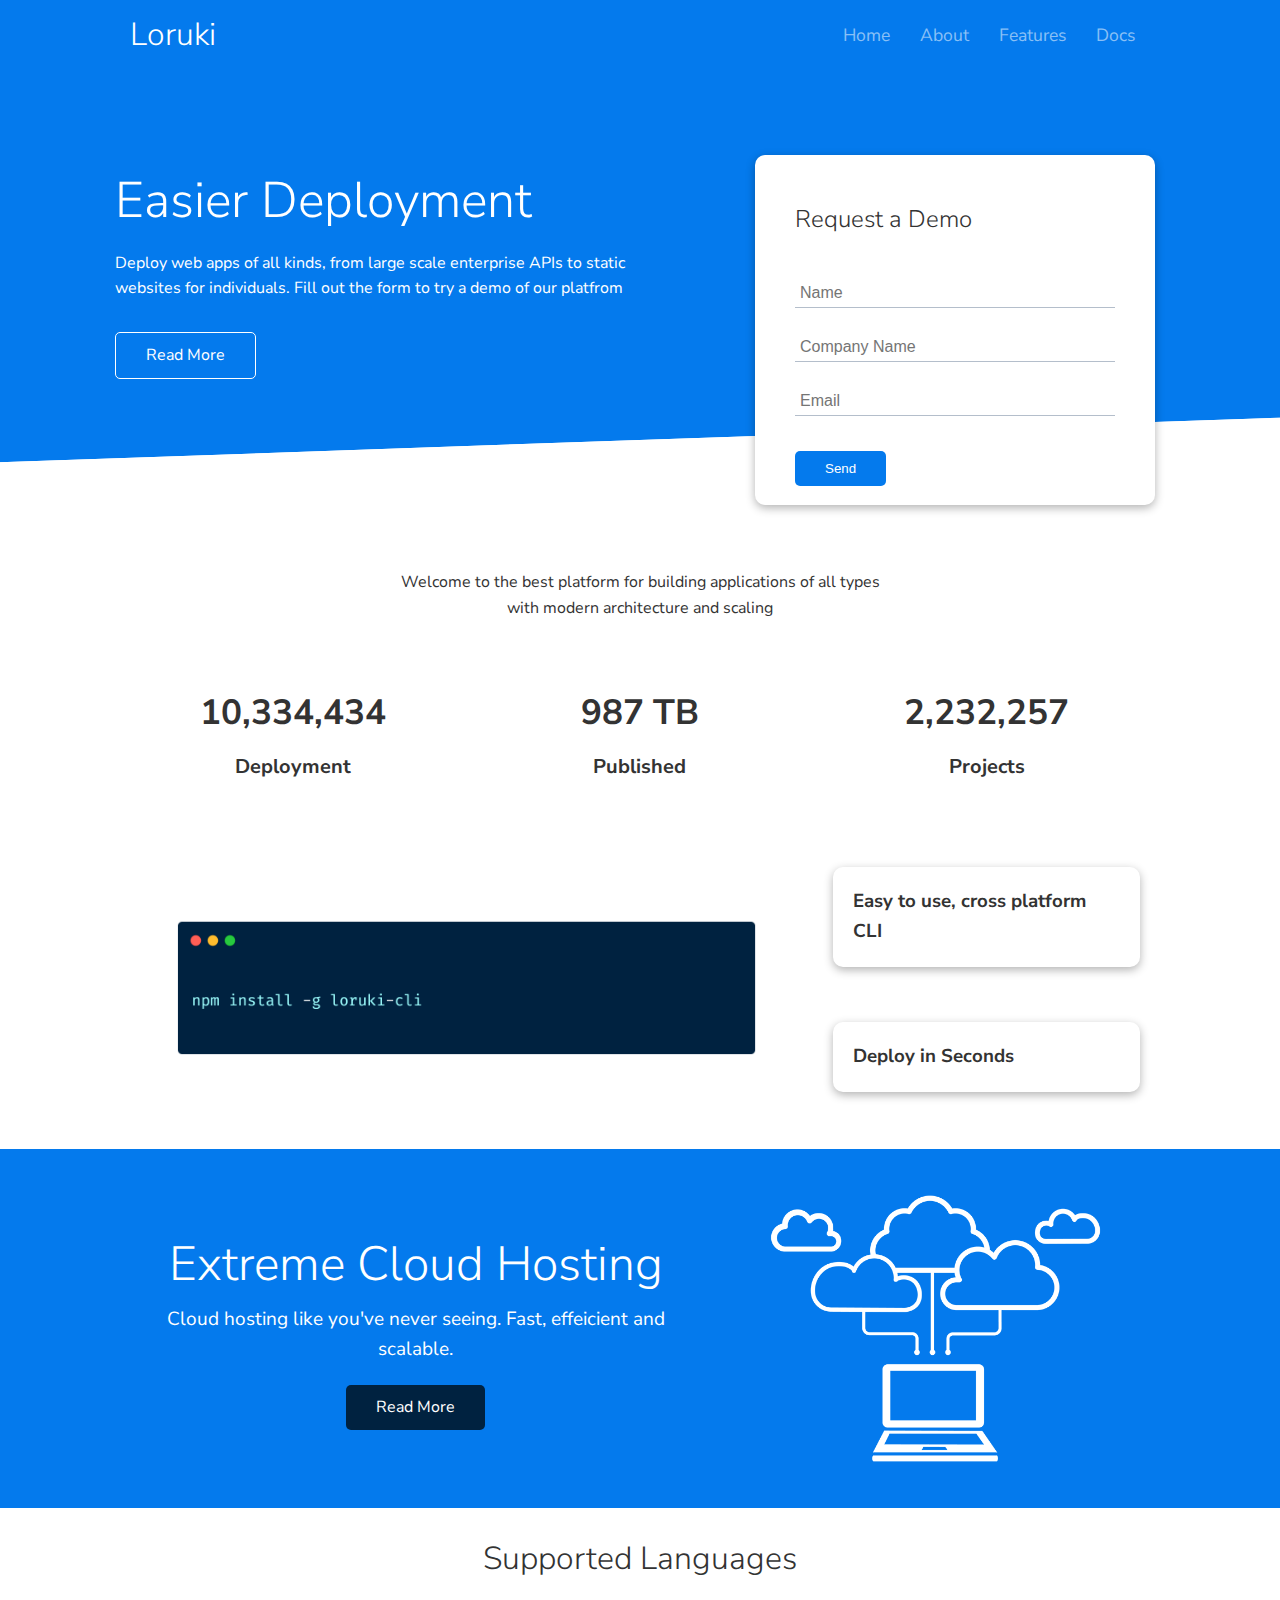
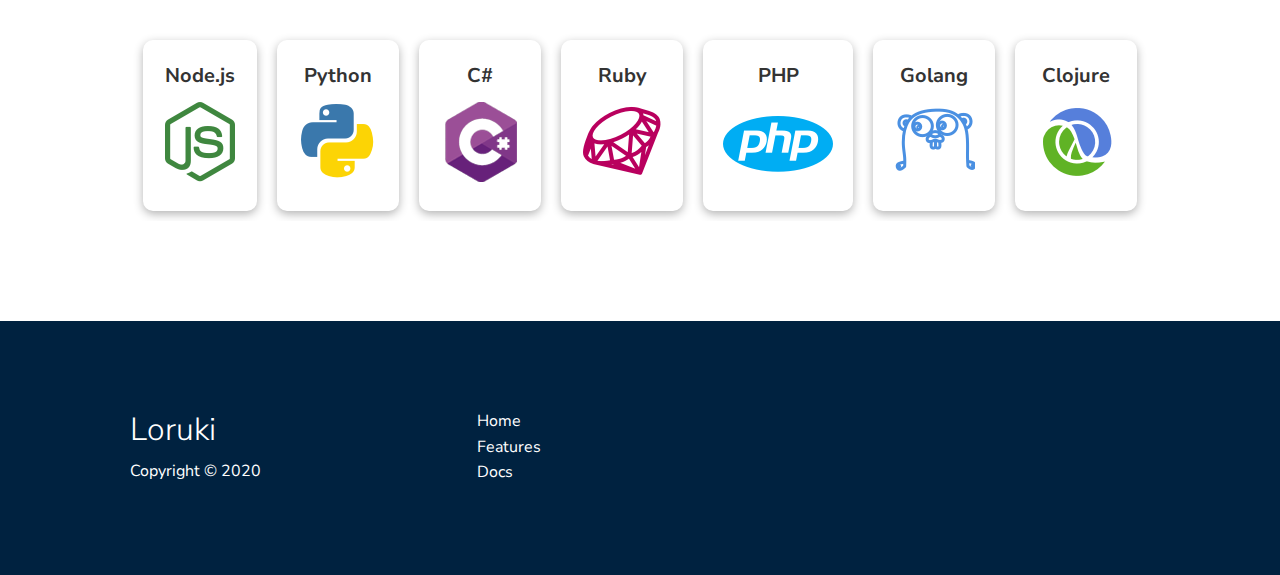
<file: index.html>
<!DOCTYPE html>
<html lang="en">

<head>
  <meta charset="UTF-8">
  <meta http-equiv="X-UA-Compatible" content="IE=edge">
  <meta name="viewport" content="width=device-width, initial-scale=1.0">
  <link rel="stylesheet" href="https://cdnjs.cloudflare.com/ajax/libs/font-awesome/5.15.2/css/all.min.css"
    integrity="sha512-HK5fgLBL+xu6dm/Ii3z4xhlSUyZgTT9tuc/hSrtw6uzJOvgRr2a9jyxxT1ely+B+xFAmJKVSTbpM/CuL7qxO8w=="
    crossorigin="anonymous" />
    <link rel="stylesheet" href="css/utilities.css">
    <link rel="stylesheet" href="css/style.css">
  <title>Loruki | Cloud Hosting for everyone</title>
</head>

<body>
  <!-- Navbar -->
  <div class="navbar">
    <div class="container flex">
      <h1 class="logo">Loruki</h1>
      <nav>
        <ul>
          <li><a href="index.html">Home</a></li>
          <li><a href="#about">About</a></li>
          <li><a href="features.html">Features</a></li>
          <li><a href="docs.html">Docs</a></li>
        </ul>
      </nav>
    </div>
  </div>

  <!-- Showcase -->
  <section class="showcase">
    <div class="container grid">
      <div class="showcase-text">
        <h1>Easier Deployment</h1>
        <p>Deploy web apps of all kinds, from large scale enterprise APIs to static websites for individuals. Fill out
          the form to try a demo of our platfrom</p>
        <a href="features.html" class="btn btn-outline">Read More</a>
      </div>

      <div class="showcase-form card">
        <h2>Request a Demo</h2>
        <form name="contact" method="POST" netlify-honeypot="bot-field" data-netlify="true">
          <input type="hidden" name="form-name" value="contact">
          <p class="hidden">
            <label>Don’t fill this out if you’re human: <input name="bot-field" /></label>
          </p>
          <div class="form-control">
            <input type="text" name="name" placeholder="Name" required>
          </div>

          <div class="form-control">
            <input type="text" name="company" placeholder="Company Name" required>
          </div>

          <div class="form-control">
            <input type="email" name="email" placeholder="Email" required>
          </div>
          <input type="submit" value="Send" class="btn btn-primary">
        </form>
      </div>
    </div>
  </section>

  <!-- Stats -->
  <section id="about" class="stats">
    <div class="container">
      <div class="stats-heading text-center my-1">
        Welcome to the best platform for building applications of all types with modern architecture and scaling
      </div>

      <div class="grid grid-3 text-center my-4">
        <div>
          <i class="fas fa-server fa-3x"></i>
          <h3>10,334,434</h3>
          <p class="text-secondary">Deployment</p>
        </div>

        <div>
          <i class="fas fa-upload fa-3x"></i>
          <h3>987 TB</h3>
          <p class="text-secondary">Published</p>
        </div>

        <div>
          <i class="fas fa-project-diagram fa-3x"></i>
          <h3>2,232,257</h3>
          <p class="text-secondary">Projects</p>
        </div>
      </div>

    </div>
  </section>

  <!-- Cli -->
  <section class="cli">
    <div class="container grid">
      <img src="images/cli.png" alt="cli">
      <div class="card">
        <h3>Easy to use, cross platform CLI</h3>
      </div>
      <div class="card">
        <h3>Deploy in Seconds</h3>
      </div>
    </div>
  </section>

  <!-- Cloud -->
  <section class="cloud bg-primary my-2 py-2">
    <div class="container grid">
      <div class="text-center">
        <h2 class="lg">Extreme Cloud Hosting</h2>
        <p class="lead">Cloud hosting like you've never seeing. Fast, effeicient and scalable.</p>
        <a href="features.html" class="btn btn-dark">Read More</a>
      </div>
      <img src="images/cloud.png" alt="cloud">
    </div>
  </section>

  <!-- Languages -->
  <section class="languages">
    <h2 class="md text-center my-2">
      Supported Languages
    </h2>
    <div class="container flex">
      <div class="card">
        <h4 class="sm text-center">Node.js</h4>
        <img src="images/logos/node.png" alt="node.js">
      </div>
      <div class="card">
        <h4 class="sm text-center">Python</h4>
        <img src="images/logos/python.png" alt="python">
      </div>
      <div class="card">
        <h4 class="sm text-center">C#</h4>
        <img class="" src="images/logos/csharp.png" alt="C#">
      </div>
      <div class="card">
        <h4 class="sm text-center">Ruby</h4>
        <img src="images/logos/ruby.png" alt="Ruby">
      </div>
      <div class="card">
        <h4 class="sm text-center">PHP</h4>
        <img src="images/logos/php.png" alt="PHP">
      </div>
      <div class="card">
        <h4 class="sm text-center">Golang</h4>
        <img src="images/logos/go.png" alt="scala">
      </div>
      <div class="card">
        <h4 class="sm text-center">Clojure</h4>
        <img src="images/logos/clojure.png" alt="Clojure">
      </div>
    </div>
  </section>

  <!-- Footer -->
  <footer class="footer bg-dark py-5">
    <div class="container grid grid-3">
      <div>
        <h1>Loruki</h1>
        <p>Copyright &copy; 2020</p>
      </div>
      <nav>
        <ul>
          <li><a href="index.html">Home</a></li>
          <li><a href="features.html">Features</a></li>
          <li><a href="docs.html">Docs</a></li>
        </ul>
      </nav>
      <div class="social flex">
        <a href="#"><i class="fab fa-linkedin fa-2x"></i></a>
        <a href="#"><i class="fab fa-github fa-2x"></i></a>
        <a href="#"><i class="fab fa-facebook fa-2x"></i></a>
        <a href="#"><i class="fab fa-twitter fa-2x"></i></a>
      </div>
    </div>
  </footer>
</body>

</html>
</file>
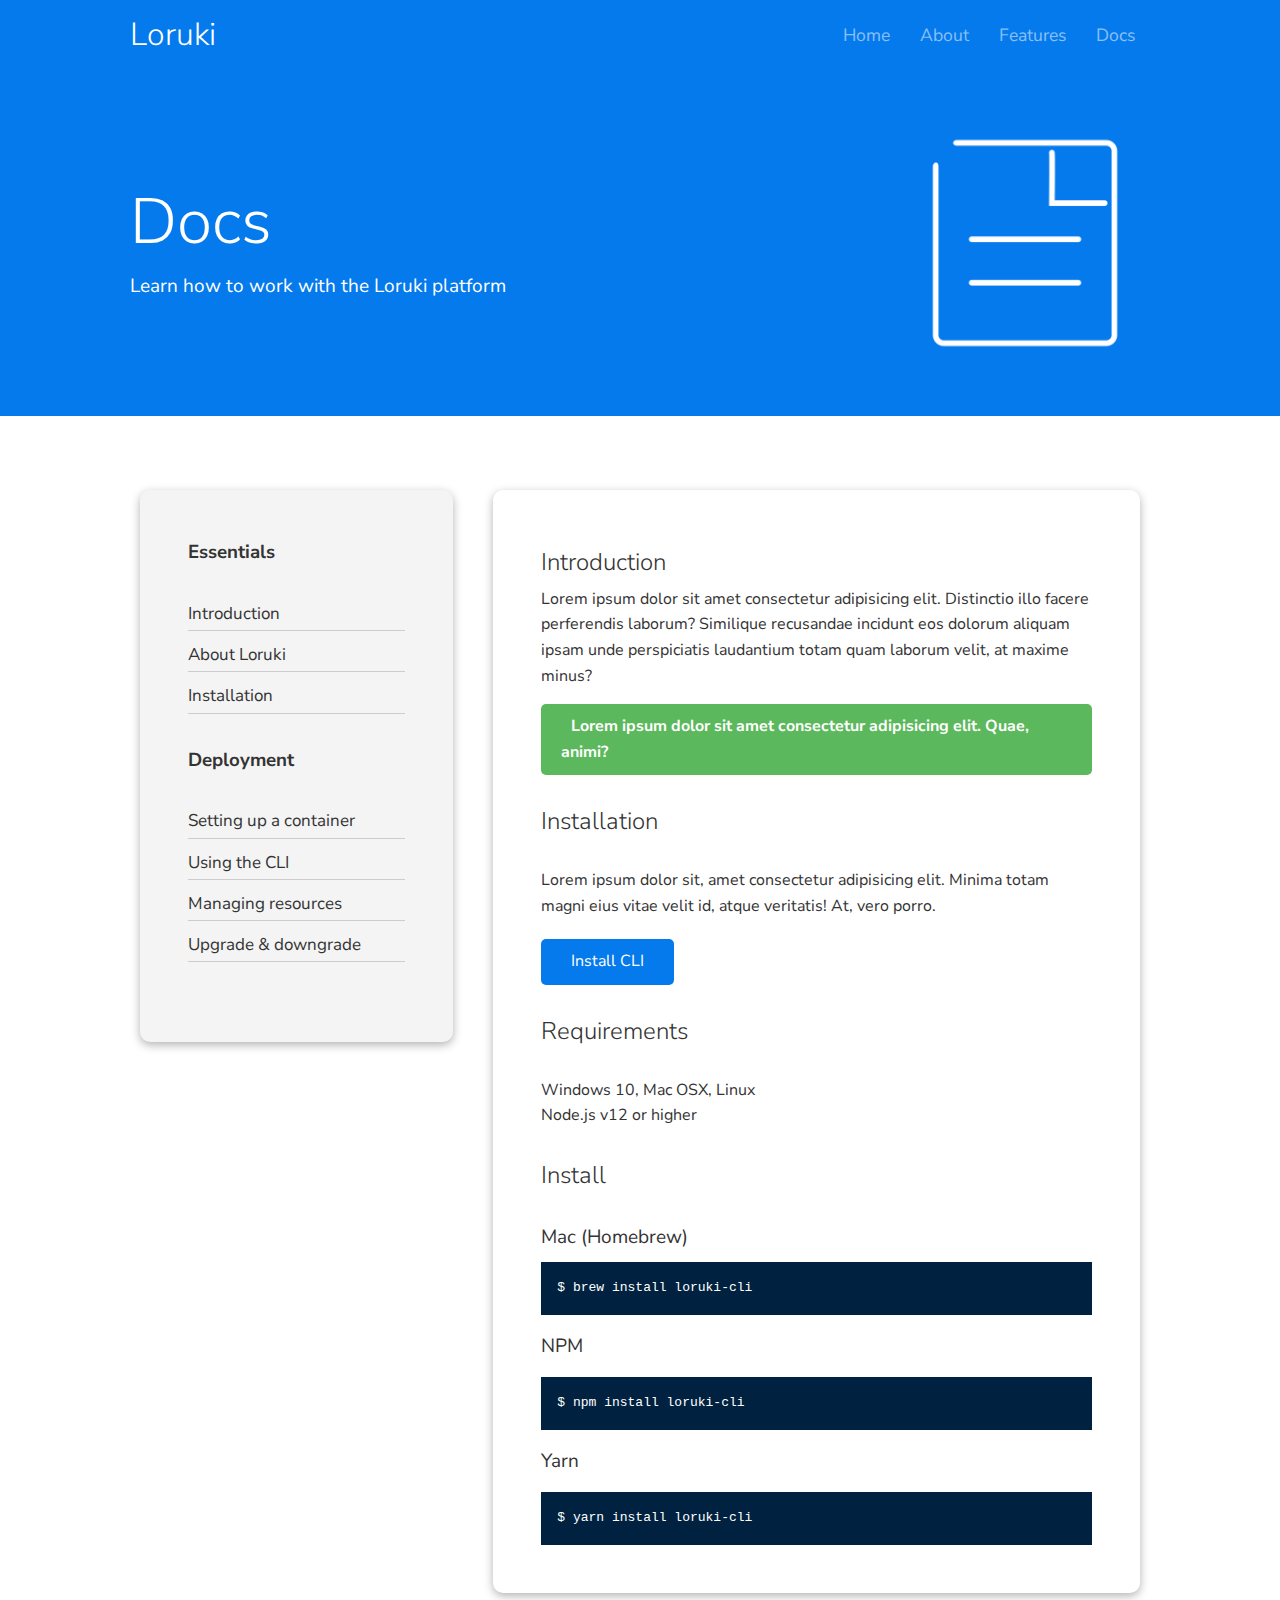
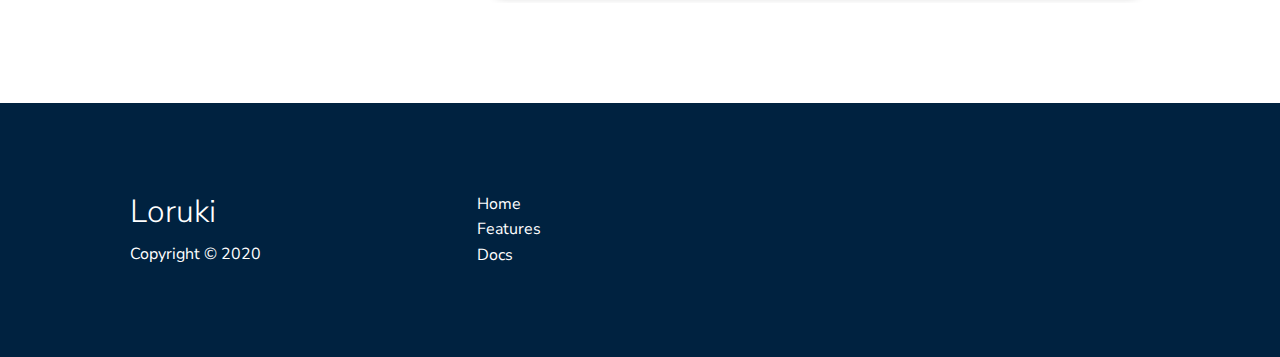
<file: docs.html>
<!DOCTYPE html>
<html lang="en">

<head>
  <meta charset="UTF-8">
  <meta http-equiv="X-UA-Compatible" content="IE=edge">
  <meta name="viewport" content="width=device-width, initial-scale=1.0">
  <link rel="stylesheet" href="https://cdnjs.cloudflare.com/ajax/libs/font-awesome/5.15.2/css/all.min.css"
    integrity="sha512-HK5fgLBL+xu6dm/Ii3z4xhlSUyZgTT9tuc/hSrtw6uzJOvgRr2a9jyxxT1ely+B+xFAmJKVSTbpM/CuL7qxO8w=="
    crossorigin="anonymous" />
    <link rel="stylesheet" href="css/utilities.css">
    <link rel="stylesheet" href="css/style.css">
  <title>Loruki | Cloud Hosting for everyone</title>
</head>

<body>
  <!-- Navbar -->
  <div class="navbar">
    <div class="container flex">
      <h1 class="logo">Loruki</h1>
      <nav>
        <ul>
          <li><a href="index.html">Home</a></li>
          <li><a href="#about">About</a></li>
          <li><a href="features.html">Features</a></li>
          <li><a href="docs.html">Docs</a></li>
        </ul>
      </nav>
    </div>
  </div>

  <!-- Head -->
  <section class="docs-head bg-primary py-3">
    <div class="container grid">
      <div>
        <h1 class="xl">Docs</h1>
        <p class="lead">
          Learn how to work with the Loruki platform
        </p>
      </div>
      <img src="images/docs.png" alt="">
    </div>
  </section>


  <!-- Docs Main -->
  <section class="docs-main my-4">
    <div class="container grid">
      <div class="card card-1 bg-light p-3">
        <h3>Essentials</h3>
        <nav class="my-2">
          <ul>
            <li><a class="text-primary" href="#">Introduction</a></li>
            <li><a class="text-primary" href="#">About Loruki</a></li>
            <li><a class="text-primary" href="#">Installation</a></li>
          </ul>
        </nav>

        <h3 class="my-2">Deployment</h3>
        <nav class="my-2">
          <ul>
            <li><a class="text-primary" href="#">Setting up a container</a></li>
            <li><a class="text-primary" href="#">Using the CLI</a></li>
            <li><a class="text-primary" href="#">Managing resources</a></li>
            <li><a class="text-primary" href="#">Upgrade & downgrade</a></li>
          </ul>
        </nav>
      </div>

      <div class="card p-3">
        <h2>Introduction</h2>
        <p>Lorem ipsum dolor sit amet consectetur adipisicing elit. Distinctio illo facere perferendis laborum? Similique recusandae incidunt eos dolorum aliquam ipsam unde perspiciatis laudantium totam quam laborum velit, at maxime minus?</p>
        <div class="alert alert-success">
          <i class="fas fa-info"></i> Lorem ipsum dolor sit amet consectetur adipisicing elit. Quae, animi?
        </div>

        <h2 class="my-2">Installation</h2>
        <p>Lorem ipsum dolor sit, amet consectetur adipisicing elit. Minima totam magni eius vitae velit id, atque veritatis! At, vero porro.</p>
        <a class="btn btn-primary">Install CLI</a>

        <h2 class="my-2">Requirements</h2>
        <ul>
          <li>Windows 10, Mac OSX, Linux</li>
          <li>Node.js v12 or higher</li>
        </ul>
        <h2 class="my-2">Install</h2>
        <p class="lead">Mac (Homebrew)</p>
        <pre class="bg-dark p-1"><code>$ brew install loruki-cli</code></pre>

        <p class="lead my-1">NPM</p>
        <pre class="bg-dark p-1"><code>$ npm install loruki-cli</code></pre>

        <p class="lead my-1">Yarn</p>
        <pre class="bg-dark p-1"><code>$ yarn install loruki-cli</code></pre>

      </div>
    </div>
  </section>


  <!-- Footer -->
  <footer class="footer bg-dark py-5">
    <div class="container grid grid-3">
      <div>
        <h1>Loruki</h1>
        <p>Copyright &copy; 2020</p>
      </div>
      <nav>
        <ul>
          <li><a href="index.html">Home</a></li>
          <li><a href="features.html">Features</a></li>
          <li><a href="docs.html">Docs</a></li>
        </ul>
      </nav>
      <div class="social flex">
        <a href="#"><i class="fab fa-linkedin fa-2x"></i></a>
        <a href="#"><i class="fab fa-github fa-2x"></i></a>
        <a href="#"><i class="fab fa-facebook fa-2x"></i></a>
        <a href="#"><i class="fab fa-twitter fa-2x"></i></a>
      </div>
    </div>
  </footer>
</body>

</html>
</file>
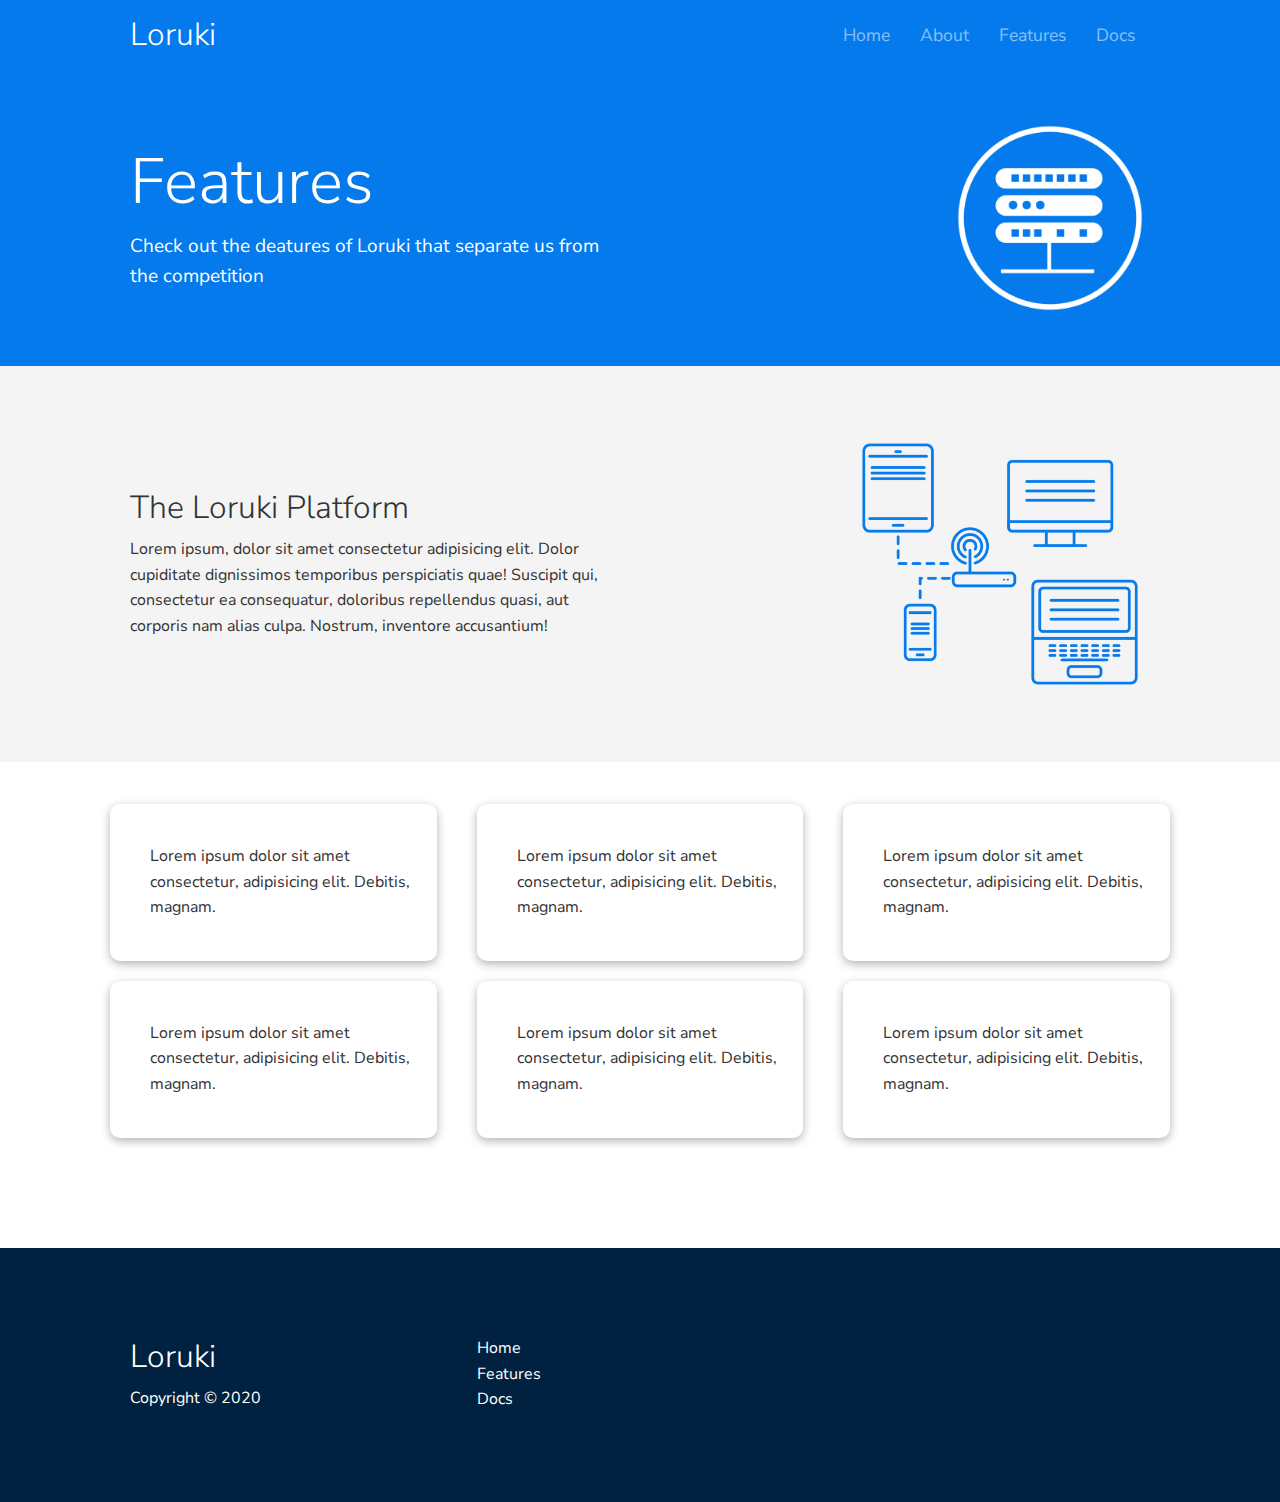
<file: features.html>
<!DOCTYPE html>
<html lang="en">

<head>
  <meta charset="UTF-8">
  <meta http-equiv="X-UA-Compatible" content="IE=edge">
  <meta name="viewport" content="width=device-width, initial-scale=1.0">
  <link rel="stylesheet" href="https://cdnjs.cloudflare.com/ajax/libs/font-awesome/5.15.2/css/all.min.css"
    integrity="sha512-HK5fgLBL+xu6dm/Ii3z4xhlSUyZgTT9tuc/hSrtw6uzJOvgRr2a9jyxxT1ely+B+xFAmJKVSTbpM/CuL7qxO8w=="
    crossorigin="anonymous" />
    <link rel="stylesheet" href="css/utilities.css">
    <link rel="stylesheet" href="css/style.css">
  <title>Loruki | Cloud Hosting for everyone</title>
</head>

<body>
  <!-- Navbar -->
  <div class="navbar">
    <div class="container flex">
      <h1 class="logo">Loruki</h1>
      <nav>
        <ul>
          <li><a href="index.html">Home</a></li>
          <li><a href="#about">About</a></li>
          <li><a href="features.html">Features</a></li>
          <li><a href="docs.html">Docs</a></li>
        </ul>
      </nav>
    </div>
  </div>

  <!-- Head -->
  <section class="features-head bg-primary py-3">
    <div class="container grid">
      <div>
        <h1 class="xl">Features</h1>
        <p class="lead">
          Check out the deatures of Loruki that separate us from the competition
        </p>
      </div>
      <img src="images/server.png" alt="">
    </div>
  </section>

  <!-- Subhead -->
  <section class="features-sub-head bg-light py-3">
    <div class="container grid">
      <div>
        <h1 class="md">The Loruki Platform</h1>
        <p>
          Lorem ipsum, dolor sit amet consectetur adipisicing elit. Dolor cupiditate dignissimos temporibus perspiciatis quae! Suscipit qui, consectetur ea consequatur, doloribus repellendus quasi, aut corporis nam alias culpa. Nostrum, inventore accusantium!
        </p>
      </div>
      <img src="images/server2.png" alt="">
    </div>
  </section>

  <section class="features-main my-2">
    <div class="container grid grid-3">
      <div class="card flex">
        <i class="fas fa-server fa-3x"></i>
        <p>Lorem ipsum dolor sit amet consectetur, adipisicing elit. Debitis, magnam.</p>
      </div>

      <div class="card flex">
        <i class="fas fa-project-diagram fa-3x"></i>
        <p>Lorem ipsum dolor sit amet consectetur, adipisicing elit. Debitis, magnam.</p>
      </div>

      <div class="card flex">
        <i class="fas fa-laptop-code fa-3x"></i>
        <p>Lorem ipsum dolor sit amet consectetur, adipisicing elit. Debitis, magnam.</p>
      </div>

      <div class="card flex">
        <i class="fas fa-database fa-3x"></i>
        <p>Lorem ipsum dolor sit amet consectetur, adipisicing elit. Debitis, magnam.</p>
      </div>

      <div class="card flex">
        <i class="fas fa-power-off fa-3x"></i>
        <p>Lorem ipsum dolor sit amet consectetur, adipisicing elit. Debitis, magnam.</p>
      </div>

      <div class="card flex">
        <i class="fas fa-upload fa-3x"></i>
        <p>Lorem ipsum dolor sit amet consectetur, adipisicing elit. Debitis, magnam.</p>
      </div>
    </div>
  </section>

  <!-- Footer -->
  <footer class="footer bg-dark py-5">
    <div class="container grid grid-3">
      <div>
        <h1>Loruki</h1>
        <p>Copyright &copy; 2020</p>
      </div>
      <nav>
        <ul>
          <li><a href="index.html">Home</a></li>
          <li><a href="features.html">Features</a></li>
          <li><a href="docs.html">Docs</a></li>
        </ul>
      </nav>
      <div class="social flex">
        <a href="#"><i class="fab fa-linkedin fa-2x"></i></a>
        <a href="#"><i class="fab fa-github fa-2x"></i></a>
        <a href="#"><i class="fab fa-facebook fa-2x"></i></a>
        <a href="#"><i class="fab fa-twitter fa-2x"></i></a>
      </div>
    </div>
  </footer>
</body>

</html>
</file>
<file: css/utilities.css>
.container {
  max-width: 1100px;
  margin: 0 auto;
  overflow: auto;
  padding: 0 40px;
}


/* Flexbox */
.flex {
  display: flex;
  justify-content: center;
  align-items: center;
  height: 100%;
}

/* Grid */
.grid {
  display: grid;
  grid-template-columns: repeat(2, 1fr);
  gap: 20px;
  justify-content: center;
  align-items: center;
  height: 100%;
}

.grid-3 {
  grid-template-columns: repeat(3, 1fr);
}

/* Card */
.card {
  background-color: white;
  color: #333;
  border-radius: 10px;
  box-shadow: 0 3px 10px rgba(0,0,0,0.3);
  padding: 20px;
  margin: 10px;
}

/* Button */
.btn {
  display: inline-block;
  padding: 10px 30px;
  margin-top: 10px;
  cursor: pointer;
  background-color: var(--primary);
  color: white;
  border: none;
  border-radius: 5px;
  transition: .3s ease-in-out;
}

.btn-outline {
  background-color: transparent;
  border: 1px solid white;
}

.btn:hover {
  transform: scale(0.98);
}

/* Backgrounds and Styled Buttons */
.bg-primary,
.btn-primary {
  background-color: var(--primary);
  color: white;
}

.bg-secondary,
.btn-secondary {
  background-color: var(--secondary);
  color: white;
}

.bg-dark,
.btn-dark {
  background-color: var(--dark);
  color: white;
}

.bg-light,
.btn-light {
  background-color: var(--light);
  color: #333;
}

/* Text */
.text-center {
  text-align: center;
}


/* Text colors */
.text-primary {
  color: var(--primary-color);
}

.text-secondary {
  color: var(--secondary-color);
}

.text-dark {
  color: var(--dark-color);
}

.text-light {
  color: var(--light-color);
}



/* Alert */
.alert {
  background-color: var(--light);
  padding: 10px 20px;
  font-weight: bold;
  margin: 15px 0;
  border-radius: 5px;
}

.alert i {
  margin-right: 10px;
}

.alert-success {
  background-color: var(--success);
  color: #fff;
}

.alert-error {
  background-color: var(--error);
  color: #fff;
}


/* Headings */
.sm {
  font-size: 1rem;
}

.md {
  font-size: 2rem;
}

.lg {
  font-size: 3rem;
}

.xl {
  font-size: 4rem;
}


/* Paragraphs */
.lead {
  font-size: 19px;
}


/* Margin */
.my-1 {
  margin: 1rem 0;
}

.my-2 {
  margin: 2rem 0;
}

.my-3 {
  margin: 3rem 0;
}

.my-4 {
  margin: 4rem 0;
}

.my-5 {
  margin: 5rem 0;
}



.m-1 {
  margin: 1rem;
}

.m-2 {
  margin: 2rem;
}

.m-3 {
  margin: 3rem;
}

.m-4 {
  margin: 4rem;
}

.m-5 {
  margin: 5rem;
}



/* Padding */
.py-1 {
  padding: 1rem 0;
}

.py-2 {
  padding: 2rem 0;
}

.py-3 {
  padding: 3rem 0;
}

.py-4 {
  padding: 4rem 0;
}

.py-5 {
  padding: 5rem 0;
}



.p-1 {
  padding: 1rem;
}

.p-2 {
  padding: 2rem;
}

.p-3 {
  padding: 3rem;
}

.p-4 {
  padding: 4rem;
}

.p-5 {
  padding: 5rem;
}
</file>
<file: css/style.css>
@import url('https://fonts.googleapis.com/css2?family=Nunito+Sans:wght@300&display=swap');


/* Variebles */
:root {
  --primary: #047aed;
  --secondary: #1c3fa8;
  --dark: #002240;
  --light: #f4f4f4;
  --success: #5cb85c;
  --error: #d9534f;
}

/* Base Styles */

* {
  box-sizing: border-box;
  padding: 0;
  margin: 0;
}

body {
  font-family: 'Nunito Sans', sans-serif;
  color: #333;
  line-height: 1.6;
}

ul {
  list-style: none;
}

a {
  text-decoration: none;
  color: #333;
}

h1, h2 {
  font-weight: 300;
  line-height: 1.2;
  margin: 0.625rem 0;
}

p {
  margin: 0.625rem 0;
}

img {
  width: 100%;
}

/* Base Styles */

.hidden {
  visibility: hidden;
  height: 0;
}


/* Navbar Styles */

.navbar {
  background-color: var(--primary);
  color: white;
  height: 4.375rem;
  width: 100%;
}

.navbar ul {
  display: flex;
}

.navbar a {
  color: rgba(255, 255, 255, 0.542);
  padding: 10px;
  margin: 0 5px;
  font-size: 1.1em;
  transition: .4s ease-in-out;
}

.navbar a:hover {
  color: white;
;
}

.navbar .flex {
  justify-content: space-between;
}

/* Showcase Styles */
.showcase {
  height: 400px;
  background-color: var(--primary);
  color: white;
  position: relative;

}

.showcase h1 {
  font-size: 50px;
}

.showcase p {
  margin: 20px 0;
}

.showcase .grid {
  overflow: visible;
  grid-template-columns: 55% 45%;
  gap: 30px;
}

.showcase-text {
  animation: slideInFromLeft 1.5s ease-in-out;
}

.showcase-form {
  position: relative;
  top: 60px;
  height: 350px;
  width: 400px;
  padding: 40px;
  z-index: 100;
  justify-self: flex-end;
  animation: slideInFromRight 1.5s ease-in-out;
}

.showcase-form .form-control {
  margin: 25px 0;
}

.showcase-form input[type="text"],
.showcase-form input[type="email"] {
  border: none;
  border-bottom: 1px solid #b4becb;
  width: 100%;
  outline: none;
  padding: 5px;
  font-size: 16px;
}

.showcase-form input:focus {
  outline: none;
}

.showcase::before,
.showcase::after {
  content: "";
  position: absolute;
  height: 100px;
  bottom: -70px;
  right: 0;
  left: 0;
  background: #fff;;
  transform: skewY(-2deg);
  -webkit-transform: skewY(-2deg);
  -moz-transform: skewY(-2deg);
  -ms-transform: skewY(-2deg);
}

/* Stats Styles */
.stats {
  padding-top: 100px;
}

.stats-heading {
  max-width: 500px;
  margin: auto;
}

.stats .grid h3 {
  font-size: 35px;
}

.stats .grid p {
  font-size: 20px;
  font-weight: bold;
}

/* Cli Styles */
.cli .grid {
  grid-template-columns: repeat(3, 1fr);
  grid-template-rows: repeat(2, 1fr);
}

.cli .grid img {
  animation: slideInFromLeft 1.5s ease-in-out;
}

.cli .grid .card {
  animation: slideInFromRight 1.5s ease-in-out;
}

.cli .grid > *:first-child {
  grid-column: 1 / span 2;
  grid-row: 1 / span 2;
}

/* Cloud */
.cloud .grid {
  grid-template-columns: 4fr 3fr;
}

/* Languages Styles */
.languages .flex {
  flex-wrap: wrap;
  padding-top: 20px
}

.languages .card {
  text-align: center; /* To assure alignment */
  margin-left: 18px 10px 40px;
  transition: transform 0.4s ease-in-out;
}

.languages .card:hover {
  transform: translateY(-15px);
}

.languages .card h4 {
  font-size: 20px;
  margin-bottom: 10px;
}


/* Features Page */

  /* Features heading Section Styles */
.features-head img {
  width: 200px;
  justify-self: flex-end;
}

 /* Subhead Styles */
.features-sub-head img {
  width: 300px;
  justify-self: flex-end;
}

  /* Features Main Section Style */

.features-main .container {
  padding: 10px;
}

.features-main .card > i {
  margin-right: 20px;
}

/* Docs Page */
.docs-head img {
  width: 250px;
  justify-self: flex-end;
}

.docs-main .grid {
  grid-template-columns: 1fr 2fr;
  align-items: flex-start;
}

.docs-main nav li {
  font-size: 17px;
  border-bottom: 1px solid #ccc;
  padding-bottom: 3px;
  margin-bottom: 10px;
}

/* footer styles */
footer {
  margin-top: 100px;
}

footer .social a,
footer nav a {
  color: white;
  transition: .4s ease-in-out;
}


footer .social a:hover,
footer nav a:hover {
  color: var(--primary);
}


footer .social a {
  margin: 15px;
}


/* Animations */

/* To move from the left side */
@keyframes slideInFromLeft {
  0% {
    transform: translateX(-100%);
  }

  100% {
    transform: translateX(0);
  }
}

/* To move from the right side */
@keyframes slideInFromRight {
  0% {
    transform: translateX(100%);
  }

  100% {
    transform: translateX(0);
  }
}


/* To move from the top */
@keyframes slideInFromTop {
  0% {
    transform: translateY(-100%);
  }

  100% {
    transform: translateY(0);
  }
}


/* To move from the bottom */
@keyframes slideInFromBottom {
  0% {
    transform: translateY(100%);
  }

  100% {
    transform: translateY(0);
  }
}


/* Media Queries */

  /* Tablets and Under */
@media (max-width: 768px) {
  .grid,
  .showcase .grid,
  .stats .grid,
  .cli .grid,
  .cloud .grid {
    grid-template-columns: 1fr;
    grid-template-rows: 1fr;
  }

  /* Showcase Styles */
  .showcase {
    height: auto;
  }

  .showcase-text {
    text-align: center;
    margin-top: 40px;
    animation: slideInFromBottom 1.5s ease-in-out;
  }

  .showcase-text h1 {
    font-size: 40px;
  }

  .showcase-form {
    justify-self: center;
    margin: auto;
  }

  /* Stats Styles */
  .stats .container {
    margin-top: 60px;
  }

  .stats .container .grid {
    margin-top: -3px
  }

  .stats .container .grid > div {
    margin-top: 30px;
  }

  .stats .container .grid h3 {
    font-size: 20px;
  }

  /* Cli Styles */
  .cli .grid > *:first-child {
    grid-column: 1;
    grid-row: 1;
  }

  .cli .grid img {
    animation: slideInFromBottom 1.5s ease-in-out;
  }

  .cli .grid .card {
    animation: slideInFromBottom 1.5s ease-in-out;
  }


  /* Cloud Styles */
  .cloud .container img {
    width: 400px;
    margin: auto;
  }


  /* Features */
  .features-head h1, p,
  .features-sub-head h1, p {
    text-align: center;
  }

  .features-head img {
    justify-self: center;
  }

  .features-sub-head img {
    justify-self: center;
  }

  /* Docs */
  .docs-head h1, p {
    text-align: center;
  }

  .docs-head img {
    justify-self: center;
  }

  .docs-main .grid {
    grid-template-columns: 1fr;
  }

}

  /* Mobile */
@media (max-width: 500px) {

  /* Navbar Styles */
  .navbar {
    height: 110px;
  }

  .navbar .flex {
    flex-direction: column;
    justify-content: center;
    align-items: center;
  }

  .navbar ul {
    padding: 10px;
    background-color: rgba(0, 0, 0, 0.1);
    border-radius: 8px;
  }

}
</file>
